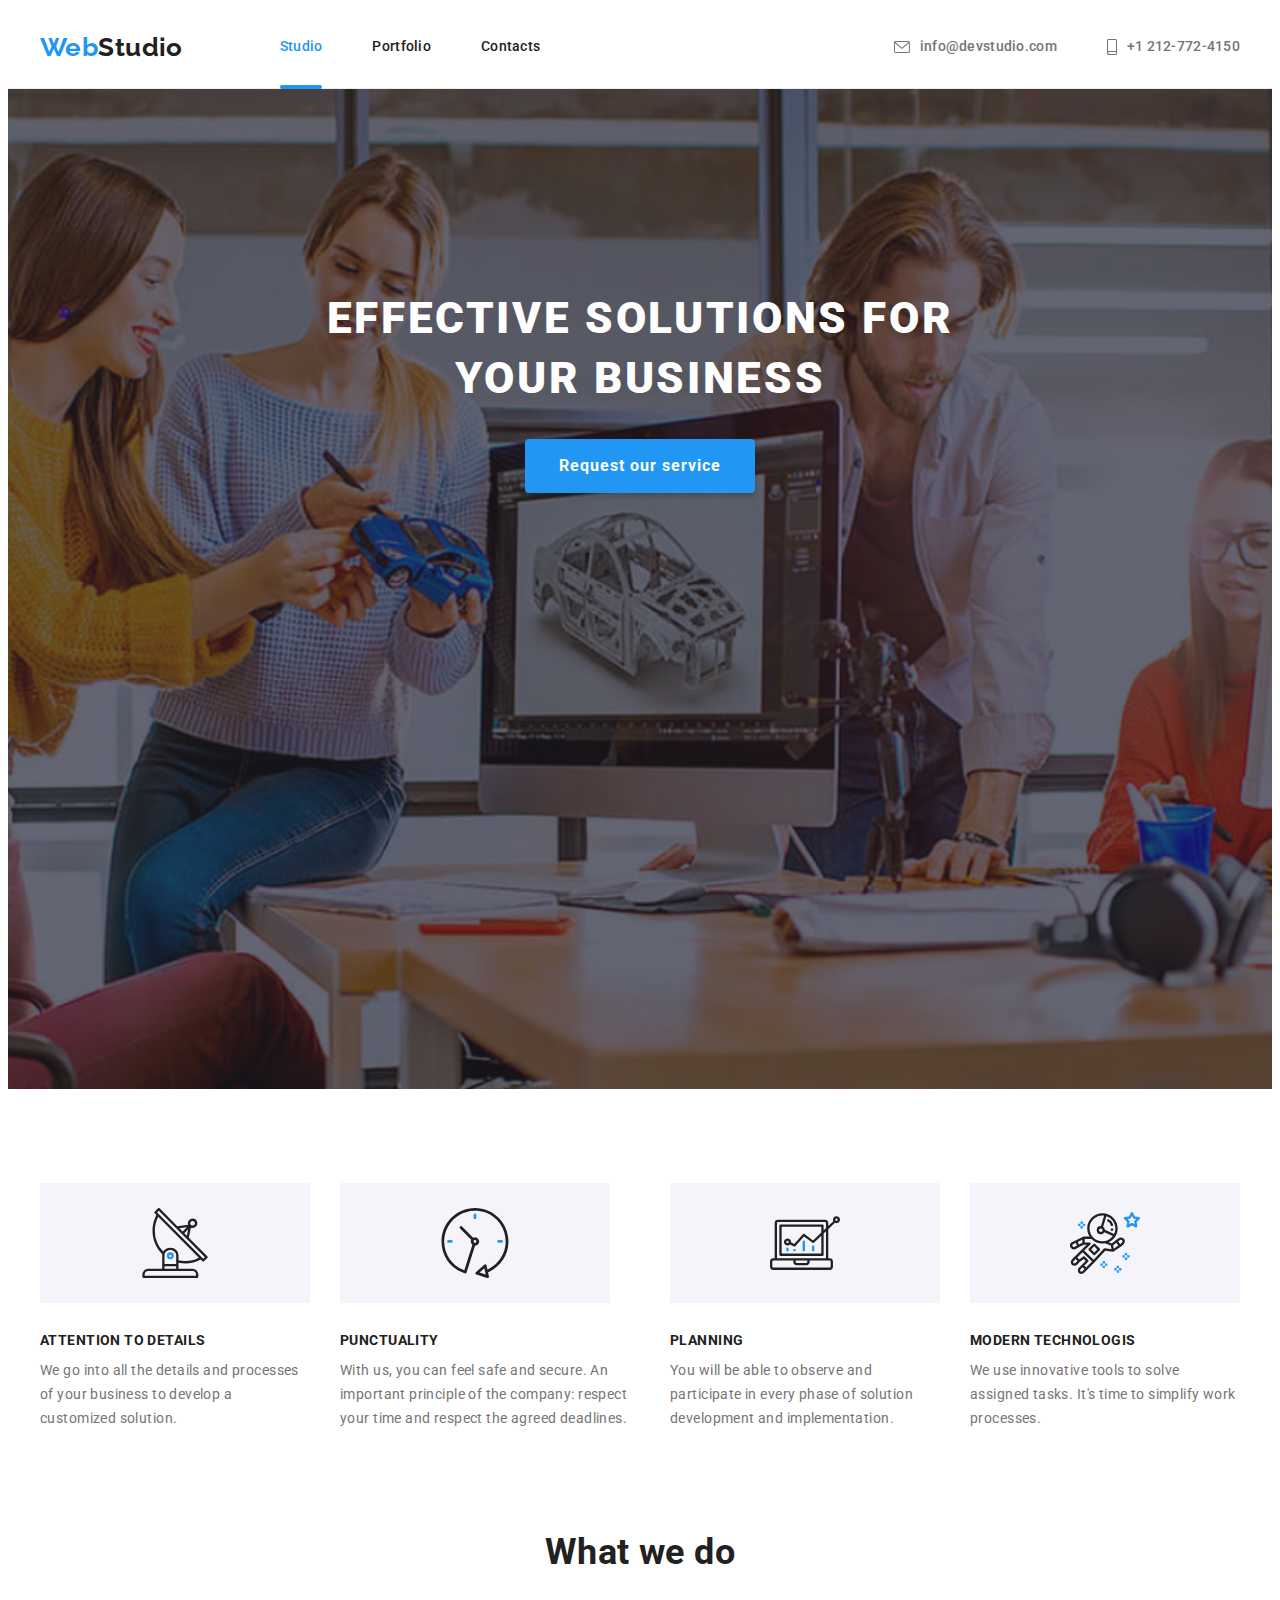
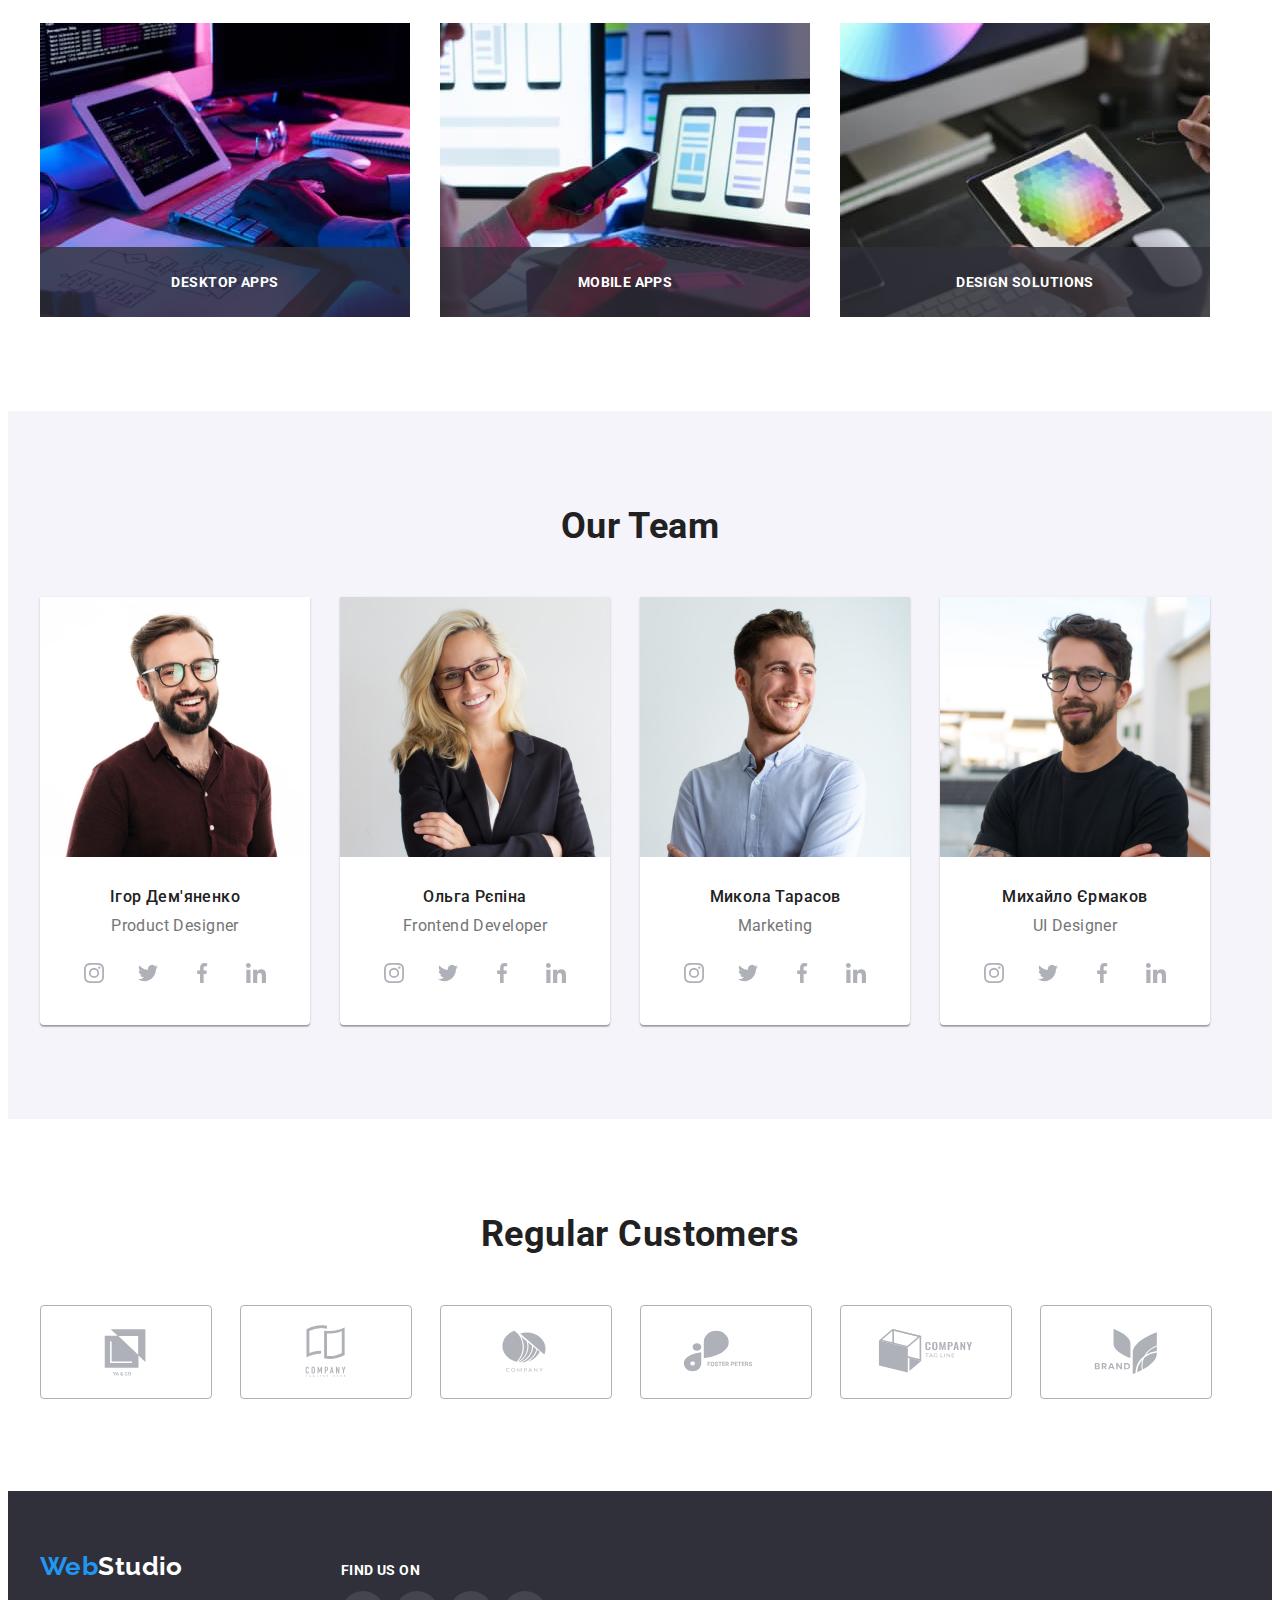
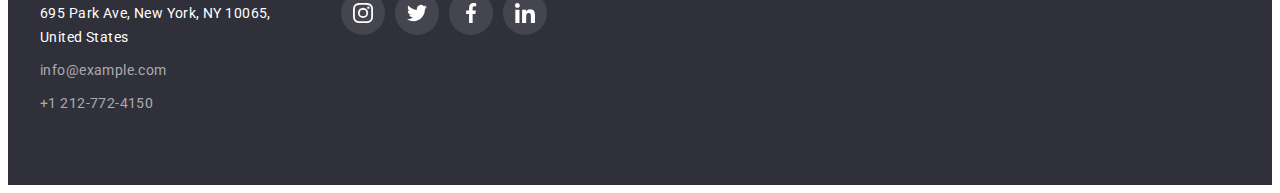
<file: index.html>
<!DOCTYPE html>
<html lang="en">
  <head>
    <meta charset="UTF-8" />
    <meta http-equiv="X-UA-Compatible" content="IE=edge" />
    <meta name="viewport" content="width=device-width, initial-scale=1.0" />
    <title>WebStudio</title>
    <link rel="preconnect" href="https://fonts.googleapis.com" />
    <link rel="preconnect" href="https://fonts.gstatic.com" crossorigin />
    <link
      href="https://fonts.googleapis.com/css2?family=Raleway:wght@700&family=Roboto:wght@400;500;700;900&display=swap"
      rel="stylesheet"
    />
    <link
      rel="stylesheet"
      href="https://cdnjs.cloudflare.com/ajax/libs/modern-normalize/1.1.0/modern-normalize.min.css"
      integrity="sha512-wpPYUAdjBVSE4KJnH1VR1HeZfpl1ub8YT/NKx4PuQ5NmX2tKuGu6U/JRp5y+Y8XG2tV+wKQpNHVUX03MfMFn9Q=="
      crossorigin="anonymous"
      referrerpolicy="no-referrer"
    />
    <link rel="stylesheet" href="./css/styles.css" />
  </head>
  <body>
    <header class="header">
      <div class="container flex-container">
        <nav class="site-nav">
          <a href="./index.html" class="logo"
            >Web<span class="studio">Studio</span></a
          >
          <ul class="nav-list">
            <li class="header-item">
              <a href="./index.html" class="link current">Studio</a>
            </li>
            <li class="header-item">
              <a href="./portfolio.html" class="link">Portfolio</a>
            </li>
            <li class="header-item"><a href="" class="link">Contacts</a></li>
          </ul>
        </nav>
        <div class="contacts-wrap">
          <ul class="lists flex-container">
            <li>
              <a href="mailto:info@devstudio.com" class="list-link mail">
                <svg class="mail-icon" width="16" height="12">
                  <use href="./images/sprite-svg.svg#icon-icon-envelope"></use>
                </svg>
                info@devstudio.com</a
              >
            </li>
            <li>
              <a href="tel:+12127724150" class="list-link">
                <svg class="list-link-icon" width="10" height="16">
                  <use
                    href="./images/sprite-svg.svg#icon-icon-smartphone"
                  ></use>
                </svg>
                +1 212-772-4150</a
              >
            </li>
          </ul>
        </div>
      </div>
    </header>
    <main>
      <section class="hero">
        <h1 class="title">Effective solutions for your business</h1>
        <button type="button" class="button-primary" data-modal-open>
          Request our service
        </button>
      </section>
      <section class="our-qualities">
        <div class="container">
          <h2 class="visually-hidden">Our qualities</h2>
          <ul class="lists flex-wrapper">
            <li class="section-item">
              <div class="icon-wrap">
                <svg class="section-icon" width="70" height="70">
                  <use href="./images/sprite-svg.svg#icon-icon-antenna"></use>
                </svg>
              </div>
              <h3 class="section-title">Attention to details</h3>
              <p class="text">
                We go into all the details and processes of your business to
                develop a customized solution.
              </p>
            </li>
            <li class="section-item">
              <div class="icon-wrap">
                <svg class="section-icon" width="70" height="70">
                  <use href="./images/sprite-svg.svg#icon-icon-clock"></use>
                </svg>
              </div>
              <h3 class="section-title">Punctuality</h3>
              <p class="text">
                With us, you can feel safe and secure. An important principle of
                the company: respect your time and respect the agreed deadlines.
              </p>
            </li>
            <li class="section-item">
              <div class="icon-wrap">
                <svg class="section-icon" width="70" height="70">
                  <use href="./images/sprite-svg.svg#icon-icon-diagram"></use>
                </svg>
              </div>
              <h3 class="section-title">Planning</h3>
              <p class="text">
                You will be able to observe and participate in every phase of
                solution development and implementation.
              </p>
            </li>
            <li class="section-item">
              <div class="icon-wrap">
                <svg class="section-icon" width="70" height="70">
                  <use href="./images/sprite-svg.svg#icon-icon-astronaut"></use>
                </svg>
              </div>
              <h3 class="section-title">Modern technologis</h3>
              <p class="text">
                We use innovative tools to solve assigned tasks. It's time to
                simplify work processes.
              </p>
            </li>
          </ul>
        </div>
      </section>
      <section class="work">
        <div class="container">
          <h2 class="work-title">What we do</h2>
          <ul class="lists flex-container">
            <li class="work-item">
              <img
                src="./images/typing.jpg"
                alt="typing"
                width="370"
                height="294"
              />
              <div class="works">
                <p class="works-item">desktop apps</p>
              </div>
            </li>
            <li class="work-item">
              <img
                src="./images/setting.jpg"
                alt="setting"
                width="370"
                height="294"
              />
              <div class="works">
                <p class="works-item">mobile apps</p>
              </div>
            </li>
            <li class="work-item">
              <img
                src="./images/coloring.jpg"
                alt="coloring"
                width="370"
                height="294"
              />
              <div class="works">
                <p class="works-item">design solutions</p>
              </div>
            </li>
          </ul>
        </div>
      </section>

      <section class="workers">
        <div class="container">
          <h2 class="workers-title">Our Team</h2>
          <ul class="lists flex-container">
            <li class="workers-item">
              <img
                src="./images/product-designer.jpg"
                alt="product designer"
                width="270"
                height="260"
              />
              <div class="social-wrap">
                <h3 lang="uk" class="subtitle">Ігор Дем'яненко</h3>
                <p class="subtitle-text">Product Designer</p>
                <ul class="social-list">
                  <li class="social-item">
                    <a class="social-link" href="">
                      <svg class="social-icon" width="20" height="20">
                        <use
                          href="./images/sprite-svg.svg#icon-icon-instagram"
                        ></use>
                      </svg>
                    </a>
                  </li>
                  <li class="social-item">
                    <a class="social-link" href="">
                      <svg class="social-icon" width="20" height="20">
                        <use
                          href="./images/sprite-svg.svg#icon-icon-twitter"
                        ></use>
                      </svg>
                    </a>
                  </li>
                  <li class="social-item">
                    <a class="social-link" href="">
                      <svg class="social-icon" width="20" height="20">
                        <use
                          href="./images/sprite-svg.svg#icon-icon-facebook"
                        ></use>
                      </svg>
                    </a>
                  </li>
                  <li class="social-item">
                    <a class="social-link" href="">
                      <svg class="social-icon" width="20" height="20">
                        <use
                          href="./images/sprite-svg.svg#icon-icon-linkedin"
                        ></use>
                      </svg>
                    </a>
                  </li>
                </ul>
              </div>
            </li>
            <li class="workers-item">
              <img
                src="./images/frontend-developer.jpg"
                alt="frontend developer"
                width="270"
                height="260"
              />
              <div class="social-wrap">
                <h3 lang="uk" class="subtitle">Ольга Рєпіна</h3>
                <p class="subtitle-text">Frontend Developer</p>
                <ul class="social-list">
                  <li class="social-item">
                    <a class="social-link" href="">
                      <svg class="social-icon" width="20" height="20">
                        <use
                          href="./images/sprite-svg.svg#icon-icon-instagram"
                        ></use>
                      </svg>
                    </a>
                  </li>
                  <li class="social-item">
                    <a class="social-link" href="">
                      <svg class="social-icon" width="20" height="20">
                        <use
                          href="./images/sprite-svg.svg#icon-icon-twitter"
                        ></use>
                      </svg>
                    </a>
                  </li>
                  <li class="social-item">
                    <a class="social-link" href="">
                      <svg class="social-icon" width="20" height="20">
                        <use
                          href="./images/sprite-svg.svg#icon-icon-facebook"
                        ></use>
                      </svg>
                    </a>
                  </li>
                  <li class="social-item">
                    <a class="social-link" href="">
                      <svg class="social-icon" width="20" height="20">
                        <use
                          href="./images/sprite-svg.svg#icon-icon-linkedin"
                        ></use>
                      </svg>
                    </a>
                  </li>
                </ul>
              </div>
            </li>
            <li class="workers-item">
              <img
                src="./images/marketing.jpg"
                alt="marketing"
                width="270"
                height="260"
              />
              <div class="social-wrap">
                <h3 lang="uk" class="subtitle">Микола Тарасов</h3>
                <p class="subtitle-text">Marketing</p>
                <ul class="social-list">
                  <li class="social-item">
                    <a class="social-link" href="">
                      <svg class="social-icon" width="20" height="20">
                        <use
                          href="./images/sprite-svg.svg#icon-icon-instagram"
                        ></use>
                      </svg>
                    </a>
                  </li>
                  <li class="social-item">
                    <a class="social-link" href="">
                      <svg class="social-icon" width="20" height="20">
                        <use
                          href="./images/sprite-svg.svg#icon-icon-twitter"
                        ></use>
                      </svg>
                    </a>
                  </li>
                  <li class="social-item">
                    <a class="social-link" href="">
                      <svg class="social-icon" width="20" height="20">
                        <use
                          href="./images/sprite-svg.svg#icon-icon-facebook"
                        ></use>
                      </svg>
                    </a>
                  </li>
                  <li class="social-item">
                    <a class="social-link" href="">
                      <svg class="social-icon" width="20" height="20">
                        <use
                          href="./images/sprite-svg.svg#icon-icon-linkedin"
                        ></use>
                      </svg>
                    </a>
                  </li>
                </ul>
              </div>
            </li>
            <li class="workers-item">
              <img
                src="./images/ui-designer.jpg"
                alt="ui designer"
                width="270"
                height="260"
              />
              <div class="social-wrap">
                <h3 lang="uk" class="subtitle">Михайло Єрмаков</h3>
                <p class="subtitle-text">UI Designer</p>
                <ul class="social-list">
                  <li class="social-item">
                    <a class="social-link" href="">
                      <svg class="social-icon" width="20" height="20">
                        <use
                          href="./images/sprite-svg.svg#icon-icon-instagram"
                        ></use>
                      </svg>
                    </a>
                  </li>
                  <li class="social-item">
                    <a class="social-link" href="">
                      <svg class="social-icon" width="20" height="20">
                        <use
                          href="./images/sprite-svg.svg#icon-icon-twitter"
                        ></use>
                      </svg>
                    </a>
                  </li>
                  <li class="social-item">
                    <a class="social-link" href="">
                      <svg class="social-icon" width="20" height="20">
                        <use
                          href="./images/sprite-svg.svg#icon-icon-facebook"
                        ></use>
                      </svg>
                    </a>
                  </li>
                  <li class="social-item">
                    <a class="social-link" href="">
                      <svg class="social-icon" width="20" height="20">
                        <use
                          href="./images/sprite-svg.svg#icon-icon-linkedin"
                        ></use>
                      </svg>
                    </a>
                  </li>
                </ul>
              </div>
            </li>
          </ul>
        </div>
      </section>
      <section class="customers">
        <div class="container">
          <h2 class="customers-title">Regular Customers</h2>
          <ul class="customers-list">
            <li class="customers-item">
              <a class="customers-link" href=""
                ><svg class="customers-icon" width="106" height="60">
                  <use
                    href="./images/sprite-svg.svg#icon-icon-brand-first"
                  ></use></svg
              ></a>
            </li>
            <li class="customers-item">
              <a class="customers-link" href=""
                ><svg class="customers-icon" width="106" height="60">
                  <use
                    href="./images/sprite-svg.svg#icon-icon-brand-second"
                  ></use></svg
              ></a>
            </li>
            <li class="customers-item">
              <a class="customers-link" href=""
                ><svg class="customers-icon" width="106" height="60">
                  <use
                    href="./images/sprite-svg.svg#icon-icon-brand-third"
                  ></use></svg
              ></a>
            </li>
            <li class="customers-item">
              <a class="customers-link" href=""
                ><svg class="customers-icon" width="106" height="60">
                  <use
                    href="./images/sprite-svg.svg#icon-icon-brand-fourth"
                  ></use></svg
              ></a>
            </li>
            <li class="customers-item">
              <a class="customers-link" href=""
                ><svg class="customers-icon" width="106" height="60">
                  <use
                    href="./images/sprite-svg.svg#icon-icon-brand-fifth"
                  ></use></svg
              ></a>
            </li>
            <li class="customers-item">
              <a class="customers-link" href=""
                ><svg class="customers-icon" width="106" height="60">
                  <use
                    href="./images/sprite-svg.svg#icon-icon-brand-sixth"
                  ></use></svg
              ></a>
            </li>
          </ul>
        </div>
      </section>
    </main>
    <footer class="footer">
      <div class="container footer-container">
        <div>
          <a href="./index.html" class="logo-footer"
            >Web<span class="logo-studio">Studio</span></a
          >
          <address>
            <ul class="lists">
              <li>
                <a
                  href="https://goo.gl/maps/N6QWvGhrMjkVAGEb9"
                  target="_blank"
                  rel="noopener noreferrer nofollow"
                  class="link-place"
                  >695 Park Ave, New York, NY 10065,<br />
                  United States</a
                >
              </li>
              <li>
                <a href="mailto:info@example.com" class="link-adress"
                  >info@example.com</a
                >
              </li>
              <li>
                <a href="tel:+12127724150" class="link-adress"
                  >+1 212-772-4150
                </a>
              </li>
            </ul>
          </address>
        </div>
        <div class="footer-wrap">
          <p class="subtitle-text">find us on</p>
          <ul class="social-list-footer">
            <li class="social-item-footer">
              <a class="social-link-footer" href=""
                ><svg class="social-icon-footer" width="20" height="20">
                  <use
                    href="./images/sprite-svg.svg#icon-icon-instagram"
                  ></use></svg
              ></a>
            </li>
            <li class="social-item-footer">
              <a class="social-link-footer" href=""
                ><svg class="social-icon-footer" width="20" height="20">
                  <use
                    href="./images/sprite-svg.svg#icon-icon-twitter"
                  ></use></svg
              ></a>
            </li>
            <li class="social-item-footer">
              <a class="social-link-footer" href=""
                ><svg class="social-icon-footer" width="20" height="20">
                  <use
                    href="./images/sprite-svg.svg#icon-icon-facebook"
                  ></use></svg
              ></a>
            </li>
            <li class="social-item-footer">
              <a class="social-link-footer" href=""
                ><svg class="social-icon-footer" width="20" height="20">
                  <use
                    href="./images/sprite-svg.svg#icon-icon-linkedin"
                  ></use></svg
              ></a>
            </li>
          </ul>
        </div>
      </div>
    </footer>
    <div class="backdrop is-hidden" data-modal>
      <div class="modal">
        <button type="button" class="close-button" data-modal-close>
          <svg class="icon-close" width="18" height="18">
            <use href="./images/sprite-svg.svg#icon-close"></use>
          </svg>
        </button>
      </div>
    </div>
    <script src="./js/modal.js"></script>
  </body>
</html>
</file>
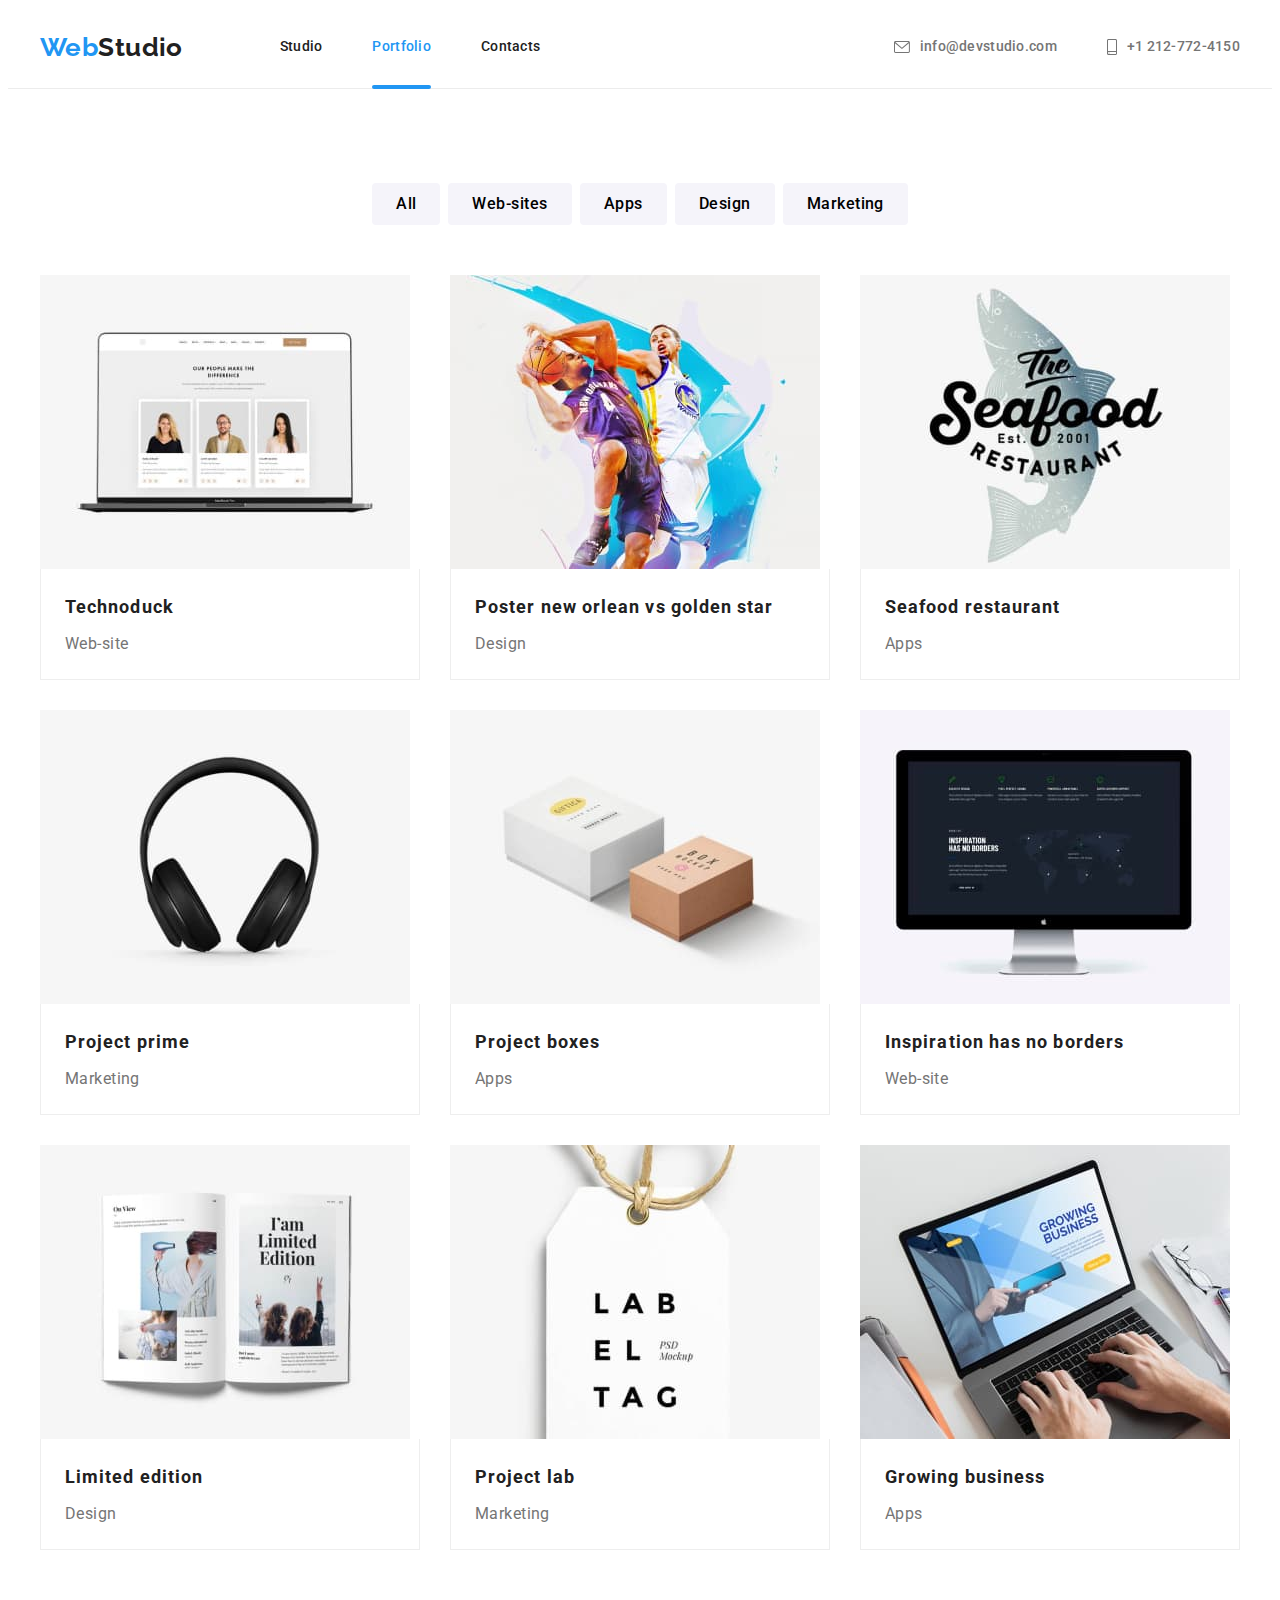
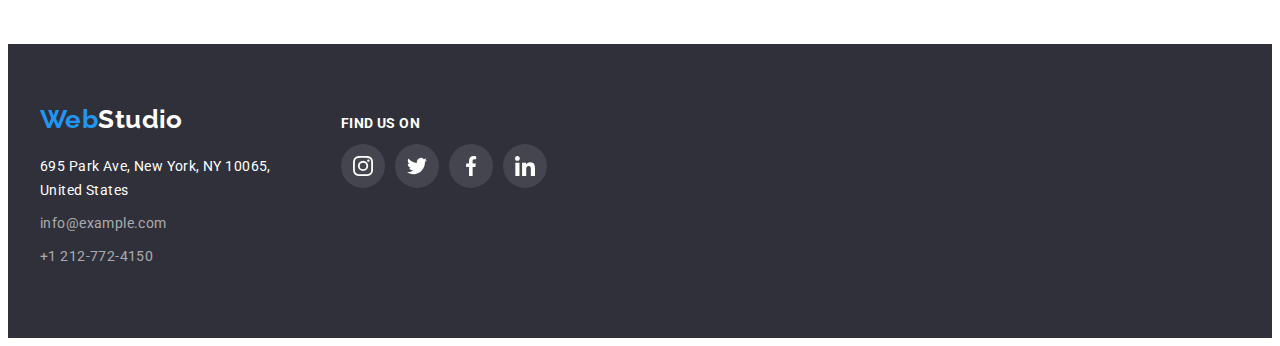
<file: portfolio.html>
<!DOCTYPE html>
<html lang="en">
  <head>
    <meta charset="UTF-8" />
    <meta http-equiv="X-UA-Compatible" content="IE=edge" />
    <meta name="viewport" content="width=device-width, initial-scale=1.0" />
    <title>Potfolio</title>
    <link rel="preconnect" href="https://fonts.googleapis.com" />
    <link rel="preconnect" href="https://fonts.gstatic.com" crossorigin />
    <link
      href="https://fonts.googleapis.com/css2?family=Raleway:wght@700&family=Roboto:wght@400;500;700;900&display=swap"
      rel="stylesheet"
    />
    <link
      rel="stylesheet"
      href="https://cdnjs.cloudflare.com/ajax/libs/modern-normalize/1.1.0/modern-normalize.min.css"
      integrity="sha512-wpPYUAdjBVSE4KJnH1VR1HeZfpl1ub8YT/NKx4PuQ5NmX2tKuGu6U/JRp5y+Y8XG2tV+wKQpNHVUX03MfMFn9Q=="
      crossorigin="anonymous"
      referrerpolicy="no-referrer"
    />
    <link rel="stylesheet" href="./css/styles.css" />
  </head>
  <body>
    <header class="header">
      <div class="container flex-container">
        <nav class="site-nav">
          <a href="./index.html" class="logo"
            >Web<span class="studio">Studio</span></a
          >
          <ul class="nav-list">
            <li class="header-item">
              <a href="./index.html" class="link">Studio</a>
            </li>
            <li class="header-item">
              <a href="./portfolio.html" class="link current">Portfolio</a>
            </li>
            <li class="header-item"><a href="" class="link">Contacts</a></li>
          </ul>
        </nav>
        <div class="contacts-wrap">
          <ul class="lists flex-container">
            <li>
              <a href="mailto:info@devstudio.com" class="list-link mail">
                <svg class="mail-icon" width="16" height="12">
                  <use href="./images/sprite-svg.svg#icon-icon-envelope"></use>
                </svg>
                info@devstudio.com</a
              >
            </li>
            <li>
              <a href="tel:+12127724150" class="list-link">
                <svg class="list-link-icon" width="10" height="16">
                  <use
                    href="./images/sprite-svg.svg#icon-icon-smartphone"
                  ></use>
                </svg>
                +1 212-772-4150</a
              >
            </li>
          </ul>
        </div>
      </div>
    </header>
    <main>
      <section class="portfolio">
        <div class="container">
          <h1 class="visually-hidden">Portfolio</h1>
          <ul class="lists portfolio-button">
            <li class="portfolio-btn">
              <button type="button" class="button-secondary">All</button>
            </li>
            <li class="portfolio-btn">
              <button type="button" class="button-secondary">Web-sites</button>
            </li>
            <li class="portfolio-btn">
              <button type="button" class="button-secondary">Apps</button>
            </li>
            <li class="portfolio-btn">
              <button type="button" class="button-secondary">Design</button>
            </li>
            <li class="portfolio-btn">
              <button type="button" class="button-secondary">Marketing</button>
            </li>
          </ul>
          <ul class="lists portfolio-work">
            <li class="portfolio-item">
              <a href="" class="portfolio-link">
                <div class="portfolio-wrapper">
                  <img
                    src="./images/technoduck.jpg"
                    alt="technoduck"
                    width="370"
                  />
                  <p class="portfolio-text">
                    Technoduck is a state-of-the-art coronavirus distribution
                    platform. Companies use this platform for digital espionage
                    and attacks on competitors' secure servers.
                  </p>
                </div>
                <div class="portfolio-content">
                  <h2 class="portfolio-title">Technoduck</h2>
                  <p class="portfolio-title-text">Web-site</p>
                </div>
              </a>
            </li>
            <li class="portfolio-item">
              <a href="" class="portfolio-link">
                <div class="portfolio-wrapper">
                  <img src="./images/poster.jpg" alt="poster" width="370" />
                  <p class="portfolio-text">
                    Technoduck is a state-of-the-art coronavirus distribution
                    platform. Companies use this platform for digital espionage
                    and attacks on competitors' secure servers.
                  </p>
                </div>
                <div class="portfolio-content">
                  <h2 class="portfolio-title">
                    Poster new orlean vs golden star
                  </h2>
                  <p class="portfolio-title-text">Design</p>
                </div>
              </a>
            </li>
            <li class="portfolio-item">
              <a href="" class="portfolio-link">
                <div class="portfolio-wrapper">
                  <img src="./images/seafood.jpg" alt="seafood" width="370" />
                  <p class="portfolio-text">
                    Technoduck is a state-of-the-art coronavirus distribution
                    platform. Companies use this platform for digital espionage
                    and attacks on competitors' secure servers.
                  </p>
                </div>
                <div class="portfolio-content">
                  <h2 class="portfolio-title">Seafood restaurant</h2>
                  <p class="portfolio-title-text">Apps</p>
                </div>
              </a>
            </li>
            <li class="portfolio-item">
              <a href="" class="portfolio-link">
                <div class="portfolio-wrapper">
                  <img src="./images/project.jpg" alt="project" width="370" />
                  <p class="portfolio-text">
                    Technoduck is a state-of-the-art coronavirus distribution
                    platform. Companies use this platform for digital espionage
                    and attacks on competitors' secure servers.
                  </p>
                </div>
                <div class="portfolio-content">
                  <h2 class="portfolio-title">Project prime</h2>
                  <p class="portfolio-title-text">Marketing</p>
                </div>
              </a>
            </li>
            <li class="portfolio-item">
              <a href="" class="portfolio-link">
                <div class="portfolio-wrapper">
                  <img
                    src="./images/project-boxes.jpg"
                    alt="project-boxes"
                    width="370"
                  />
                  <p class="portfolio-text">
                    Technoduck is a state-of-the-art coronavirus distribution
                    platform. Companies use this platform for digital espionage
                    and attacks on competitors' secure servers.
                  </p>
                </div>
                <div class="portfolio-content">
                  <h2 class="portfolio-title">Project boxes</h2>
                  <p class="portfolio-title-text">Apps</p>
                </div>
              </a>
            </li>
            <li class="portfolio-item">
              <a href="" class="portfolio-link">
                <div class="portfolio-wrapper">
                  <img
                    src="./images/inspiration.jpg"
                    alt="inspiration"
                    width="370"
                  />
                  <p class="portfolio-text">
                    Technoduck is a state-of-the-art coronavirus distribution
                    platform. Companies use this platform for digital espionage
                    and attacks on competitors' secure servers.
                  </p>
                </div>
                <div class="portfolio-content">
                  <h2 class="portfolio-title">Inspiration has no borders</h2>
                  <p class="portfolio-title-text">Web-site</p>
                </div>
              </a>
            </li>
            <li class="portfolio-item">
              <a href="" class="portfolio-link">
                <div class="portfolio-wrapper">
                  <img src="./images/limited.jpg" alt="limited" width="370" />
                  <p class="portfolio-text">
                    Technoduck is a state-of-the-art coronavirus distribution
                    platform. Companies use this platform for digital espionage
                    and attacks on competitors' secure servers.
                  </p>
                </div>
                <div class="portfolio-content">
                  <h2 class="portfolio-title">Limited edition</h2>
                  <p class="portfolio-title-text">Design</p>
                </div>
              </a>
            </li>
            <li class="portfolio-item">
              <a href="" class="portfolio-link">
                <div class="portfolio-wrapper">
                  <img
                    src="./images/project-lab.jpg"
                    alt="project-lab"
                    width="370"
                  />
                  <p class="portfolio-text">
                    Technoduck is a state-of-the-art coronavirus distribution
                    platform. Companies use this platform for digital espionage
                    and attacks on competitors' secure servers.
                  </p>
                </div>
                <div class="portfolio-content">
                  <h2 class="portfolio-title">Project lab</h2>
                  <p class="portfolio-title-text">Marketing</p>
                </div>
              </a>
            </li>
            <li class="portfolio-item">
              <a href="" class="portfolio-link">
                <div class="portfolio-wrapper">
                  <img src="./images/growing.jpg" alt="growing" width="370" />
                  <p class="portfolio-text">
                    Technoduck is a state-of-the-art coronavirus distribution
                    platform. Companies use this platform for digital espionage
                    and attacks on competitors' secure servers.
                  </p>
                </div>
                <div class="portfolio-content">
                  <h2 class="portfolio-title">Growing business</h2>
                  <p class="portfolio-title-text">Apps</p>
                </div>
              </a>
            </li>
          </ul>
        </div>
      </section>
    </main>
    <footer class="footer">
      <div class="container footer-container">
        <div>
          <a href="./index.html" class="logo-footer"
            >Web<span class="logo-studio">Studio</span></a
          >
          <address>
            <ul class="lists">
              <li>
                <a
                  href="https://goo.gl/maps/N6QWvGhrMjkVAGEb9"
                  target="_blank"
                  rel="noopener noreferrer nofollow"
                  class="link-place"
                  >695 Park Ave, New York, NY 10065,<br />
                  United States</a
                >
              </li>
              <li>
                <a href="mailto:info@example.com" class="link-adress"
                  >info@example.com</a
                >
              </li>
              <li>
                <a href="tel:+12127724150" class="link-adress"
                  >+1 212-772-4150
                </a>
              </li>
            </ul>
          </address>
        </div>
        <div class="footer-wrap">
          <p class="subtitle-text">find us on</p>
          <ul class="social-list-footer">
            <li class="social-item-footer">
              <a class="social-link-footer" href=""
                ><svg class="social-icon-footer" width="20" height="20">
                  <use
                    href="./images/sprite-svg.svg#icon-icon-instagram"
                  ></use></svg
              ></a>
            </li>
            <li class="social-item-footer">
              <a class="social-link-footer" href=""
                ><svg class="social-icon-footer" width="20" height="20">
                  <use
                    href="./images/sprite-svg.svg#icon-icon-twitter"
                  ></use></svg
              ></a>
            </li>
            <li class="social-item-footer">
              <a class="social-link-footer" href=""
                ><svg class="social-icon-footer" width="20" height="20">
                  <use
                    href="./images/sprite-svg.svg#icon-icon-facebook"
                  ></use></svg
              ></a>
            </li>
            <li class="social-item-footer">
              <a class="social-link-footer" href=""
                ><svg class="social-icon-footer" width="20" height="20">
                  <use
                    href="./images/sprite-svg.svg#icon-icon-linkedin"
                  ></use></svg
              ></a>
            </li>
          </ul>
        </div>
      </div>
    </footer>
  </body>
</html>
</file>
<file: css/styles.css>
/*--------------------------------------------Variables--------------------------------------------*/
:root {
  --primary-text-color: #757575;
  --title-text-color: #212121;
  --accent-color: #2196f3;
  --background-color: #ffffff;
  --secondary-title-color: #fefefe;
  --place-color: rgba(255, 255, 255, 0.6);
}
/* * {
outline: 1px solid red;
} */

h1,
h2,
h3,
h4,
h5,
h6,
p,
ul {
  margin: 0;
}
ul {
  padding-left: 0;
}

img {
  display: block;
}
.container {
  width: 1200px;
  margin: 0 auto;
  padding-left: 15px;
  padding-right: 15px;
}
body {
  background-color: var(--background-color);
  color: var(--primary-text-color);
  font-family: "Roboto", sans-serif;
  letter-spacing: 0.03em;
  font-size: 14px;
}
/*------------------------------------------------header-------------------------------------------*/
.logo {
  font-family: "Raleway", sans-serif;
  font-weight: 700;
  font-size: 26px;
  line-height: 1.19;
  color: var(--accent-color);
  text-decoration: none;
  margin-right: 97px;
}
.header {
  padding-top: 24px;
  padding-bottom: 25px;
  border-bottom: 1px solid #ececec;
}
.flex-container {
  display: flex;
  align-items: center;
}

.contacts-wrap {
  margin-left: auto;
}
.adress-link {
  display: flex;
  flex-wrap: nowrap;
}

.header-item:not(:first-child) {
  margin-left: 50px;
}

.studio {
  color: var(--title-text-color);
}
.nav-list {
  list-style: none;
  display: flex;
  align-items: center;
  justify-content: center;
}
.site-nav {
  display: flex;
}

.site-nav .link {
  font-weight: 500;
  letter-spacing: 0.02em;
  color: var(--title-text-color);
  text-decoration: none;
  line-height: 1.14;
  display: block;
  padding: 5px 0;
  transition-property: color;
  transition-duration: 250ms;
  transition-timing-function: cubic-bezier(0.4, 0, 0.2, 1);
}
.site-nav .link:hover,
.site-nav .link:focus {
  color: var(--accent-color);
}
.site-nav .link.current {
  color: var(--accent-color);
  position: relative;
}

.current::after {
  content: "";
  position: absolute;
  bottom: -29px;
  left: 0;
  width: 100%;
  height: 4px;
  background-color: var(--accent-color);
  border-radius: 2px;
}

.lists {
  list-style: none;
}
.list-link {
  font-weight: 500;
  line-height: 1.14;
  letter-spacing: 0.02em;
  color: var(--primary-text-color);
  text-decoration: none;
  display: flex;
  justify-content: center;
  align-items: center;
  transition-property: color;
  transition-duration: 250ms;
  transition-timing-function: cubic-bezier(0.4, 0, 0.2, 1);
}
.mail {
  margin-right: 50px;
}

.list-link:hover,
.list-link:focus {
  color: var(--accent-color);
}
.mail-icon {
  fill: currentColor;
  margin-right: 10px;
  transition-property: fill;
  transition-duration: 250ms;
  transition-timing-function: cubic-bezier(0.4, 0, 0.2, 1);
}
.list-link:hover > svg,
.list-link:focus > svg {
  fill: var(--accent-color);
}
.list-link-icon {
  fill: currentColor;
  margin-right: 10px;
  transition-property: fill;
  transition-duration: 250ms;
  transition-timing-function: cubic-bezier(0.4, 0, 0.2, 1);
}

/*----------------------------------------------main Webstudio---------------------------------------------*/
.hero {
  background-color: #2f303a;
  max-width: 1600px;
  height: 600px;
  padding-top: 200px;
  padding-bottom: 200px;
  background-image: linear-gradient(
      rgba(47, 48, 58, 0.4),
      rgba(47, 48, 58, 0.4)
    ),
    url(../images/bg.jpg);
  background-repeat: no-repeat;
  background-position: center;
  background-size: cover;
  margin: 0 auto;
}
.hero .title {
  font-weight: 900;
  font-size: 44px;
  line-height: 1.36;
  text-align: center;
  letter-spacing: 0.06em;
  text-transform: uppercase;
  color: var(--secondary-title-color);
  margin: 0 auto;
  max-width: 696px;
  margin-bottom: 30px;
}
.hero .button-primary {
  display: block;
  font-family: inherit;
  font-weight: 700;
  font-size: 16px;
  line-height: 1.88;
  text-align: center;
  letter-spacing: 0.06em;
  background-color: var(--accent-color);
  color: var(--secondary-title-color);
  border-radius: 4px;
  border-color: transparent;
  cursor: pointer;
  padding: 10px 32px 10px 32px;
  margin: 0 auto;
  box-shadow: 0px 4px 4px rgba(0, 0, 0, 0.15);
  transition: background-color 250ms cubic-bezier(0.4, 0, 0.2, 1),
    box-shadow 250ms cubic-bezier(0.4, 0, 0.2, 1);
}
.button-primary:hover,
.button-primary:focus {
  background-color: #188ce8;
  box-shadow: 0px 4px 4px rgba(0, 0, 0, 0.15);
}
.visually-hidden {
  position: absolute;
  width: 1px;
  height: 1px;
  margin: -1px;
  border: 0;
  padding: 0;

  white-space: nowrap;
  clip-path: inset(100%);
  clip: rect(0 0 0 0);
  overflow: hidden;
}
.our-qualities {
  padding-top: 94px;
  padding-bottom: 50px;
}

.icon-wrap {
  width: 270px;
  height: 120px;
  background-color: #f5f4fa;
  display: flex;
  align-items: center;
  justify-content: center;
  margin-bottom: 30px;
}

.icon-wrap:not(:first-child) {
  margin-left: 30px;
}

.flex-wrapper {
  display: flex;
}
.section-item {
  flex-basis: calc((100%-90px) / 4);
}
.section-item:not(:first-child) {
  margin-left: 30px;
}

.section-title {
  font-size: 14px;
  font-weight: 700;
  text-transform: uppercase;
  color: var(--title-text-color);
  line-height: 1.14;
  margin-bottom: 10px;
  letter-spacing: 0.03em;
}
.text {
  line-height: 1.71;
  letter-spacing: 0.03em;
}
.work {
  padding-top: 50px;
  padding-bottom: 94px;
}
.work-title,
.workers-title,
.customers-title {
  font-weight: 700;
  font-size: 36px;
  line-height: 1.17;
  text-align: center;
  margin-bottom: 50px;

  color: var(--title-text-color);
}

.work-item:not(:first-child) {
  margin-left: 30px;
}
.work-item {
  position: relative;
}
.works {
  width: 370px;
  height: 70px;
  background-color: rgba(47, 48, 58, 0.8);
  position: absolute;
  bottom: 0;
  display: flex;
  justify-content: center;
  align-items: center;
}
.works-item {
  font-weight: 700;
  letter-spacing: 0.03em;
  text-transform: uppercase;
  color: rgba(255, 255, 255, 1);
}

.workers {
  background-color: #f5f4fa;
  padding-top: 94px;
  padding-bottom: 94px;
}
.workers-item {
  background-color: var(--background-color);
  box-shadow: 0px 1px 3px rgba(0, 0, 0, 0.12), 0px 1px 1px rgba(0, 0, 0, 0.14),
    0px 2px 1px rgba(0, 0, 0, 0.2);
  border-radius: 0px 0px 4px 4px;
}

.workers-item:not(:first-child) {
  margin-left: 30px;
}

.workers .subtitle {
  font-weight: 500;
  font-size: 16px;
  line-height: 1.19;
  text-align: center;
  color: var(--title-text-color);
  margin-top: 30px;
  margin-bottom: 10px;
}
.workers .subtitle-text {
  font-size: 16px;
  line-height: 1.19;
  text-align: center;
}
.social-list {
  display: flex;
  align-items: center;
  justify-content: center;
  margin-top: 16px;
  margin-bottom: 30px;
}
.social-item {
  list-style: none;
  width: 44px;
  height: 44px;
}
.social-icon {
  fill: #afb1b8;
}

.social-item:not(:first-child) {
  margin-left: 10px;
}
.social-link {
  width: 100%;
  height: 100%;
  display: flex;
  justify-content: center;
  align-items: center;
  border-radius: 50%;
  color: #afb1b8;
  transition: background-color 250ms cubic-bezier(0.4, 0, 0.2, 1),
    color 250ms cubic-bezier(0.4, 0, 0.2, 1);
}
.social-icon {
  fill: currentColor;
}
.social-link:hover,
.social-link:focus {
  background-color: var(--accent-color);
  color: var(--background-color);
}
/* .social-link:hover, .social-link:focus {
  background-color: var(--accent-color);
}
.social-link:hover>.social-icon,
.social-link:focus>.social-icon {
  fill: var(--background-color);
} */
.social-wrap {
  background-position: center;
}
.customers {
  padding-top: 94px;
  padding-bottom: 94px;
}
.customers-list {
  list-style: none;
  display: flex;
}
.customers-link {
  width: 100%;
  height: 100%;
  display: flex;
  align-items: center;
  justify-content: center;
  border: 1px solid #afb1b8;
  border-radius: 4px;
  color: #afb1b8;
  transition: background-color 250ms cubic-bezier(0.4, 0, 0.2, 1),
    color 250ms cubic-bezier(0.4, 0, 0.2, 1),
    border-color 250ms cubic-bezier(0.4, 0, 0.2, 1);
}
.customers-item {
  width: 170px;
  height: 92px;
}
.customers-icon {
  fill: currentColor;
}
.customers-link:hover,
.customers-link:focus {
  background-color: var(--background-color);
  color: var(--accent-color);
  border-color: var(--accent-color);
}
.customers-item:not(:first-child) {
  margin-left: 30px;
}
/*---------------------------------------------main potfolio-------------------------------------*/

.portfolio {
  padding-top: 94px;
  padding-bottom: 94px;
}
.portfolio-button {
  display: flex;
  justify-content: center;
  margin-bottom: 50px;
}
.portfolio-btn:not(:last-child) {
  margin-right: 8px;
}

.button-secondary {
  font-family: inherit;
  font-weight: 500;
  font-size: 16px;
  line-height: 1.62;
  letter-spacing: 0.03em;
  background-color: #f5f4fa;
  border-radius: 4px;
  border-color: transparent;
  padding: 6px 22px 6px 22px;
  transition: background-color 250ms cubic-bezier(0.4, 0, 0.2, 1),
    color 250ms cubic-bezier(0.4, 0, 0.2, 1),
    box-shadow 250ms cubic-bezier(0.4, 0, 0.2, 1);
}

.button-secondary:hover,
.button-secondary:focus {
  background-color: var(--accent-color);
  color: var(--secondary-title-color);
  cursor: pointer;
  box-shadow: 0px 3px 1px rgba(0, 0, 0, 0.1), 0px 1px 2px rgba(0, 0, 0, 0.08),
    0px 2px 2px rgba(0, 0, 0, 0.12);
}
.portfolio-link {
  text-decoration: none;
  display: block;
  transition: box-shadow 250ms cubic-bezier(0.4, 0, 0.2, 1);
}
.portfolio-wrapper {
  position: relative;
  overflow: hidden;
}

.portfolio-text {
  font-size: 18px;
  line-height: 1.56;
  letter-spacing: 0.03em;
  color: var(--background-color);
  padding: 63px 24px 63px 24px;
  position: absolute;
  top: 0;
  left: 0;
  width: 100%;
  height: 100%;
  transform: translateY(100%);
  background-color: rgba(33, 150, 243, 0.9);
  transition: transform 250ms cubic-bezier(0.4, 0, 0.2, 1);
}

.portfolio-link:hover,
.portfolio-link:focus {
  box-shadow: 0px 1px 1px rgba(0, 0, 0, 0.12), 0px 4px 4px rgba(0, 0, 0, 0.06),
    1px 4px 6px rgba(0, 0, 0, 0.16);
}

.portfolio-work {
  display: flex;
  flex-wrap: wrap;
}

.portfolio-item {
  width: calc((100% - 60px) / 3);
  margin-right: 30px;
  margin-bottom: 30px;
}
.portfolio-item:hover .portfolio-text,
.portfolio-item:focus .portfolio-text {
  transform: translateY(0);
}
.portfolio-item:nth-child(3n) {
  margin-right: 0;
}
.portfolio-item:nth-last-child(-n + 3) {
  margin-bottom: 0;
}

.portfolio-content {
  padding: 20px 24px 20px 24px;
  border: 1px solid #eeeeee;
  border-top: none;
}
.portfolio-title {
  font-weight: 700;
  font-size: 18px;
  line-height: 2;
  letter-spacing: 0.06em;
  color: var(--title-text-color);
  max-width: 322px;
  margin-bottom: 4px;
}
.portfolio-title-text {
  font-size: 16px;
  line-height: 1.88;
  color: var(--primary-text-color);
  max-width: 322px;
}

/*--------------------------------------------------------footer----------------------------------------*/

.footer {
  background-color: #2f303a;
  padding-top: 60px;
  padding-bottom: 60px;
}

.logo-footer {
  font-family: "Raleway", sans-serif;
  font-weight: 700;
  font-size: 26px;
  line-height: 1.19;
  color: var(--accent-color);
  text-decoration: none;
  display: block;
  margin-bottom: 20px;
}
.adress {
  margin-top: 20px;
}

.logo-studio {
  color: var(--background-color);
}
.link-place {
  font-style: normal;
  line-height: 1.71;
  color: var(--background-color);
  text-decoration: none;
  display: block;
  margin-bottom: 9px;
  transition: color 250ms cubic-bezier(0.4, 0, 0.2, 1);
}
.link-place:hover,
.link-place:focus {
  color: var(--accent-color);
}
.link-adress {
  font-style: normal;
  line-height: 1.71;
  color: var(--place-color);
  text-decoration: none;
  display: block;
  margin-bottom: 9px;
  transition: color 250ms cubic-bezier(0.4, 0, 0.2, 1);
}
.link-adress:hover,
.link-adress:focus {
  color: var(--accent-color);
}
.footer-wrap > .subtitle-text {
  font-weight: 700;
  font-size: 14px;
  line-height: 1.14px;
  letter-spacing: 0.03em;
  text-transform: uppercase;
  color: var(--background-color);
  margin-bottom: 20px;
}
.social-list-footer {
  display: flex;
  list-style: none;
}
.footer-wrap {
  margin-left: 70px;
}
.footer-container {
  display: flex;
  align-items: baseline;
}
.social-link-footer {
  width: 100%;
  height: 100%;
  background-color: rgba(255, 255, 255, 0.1);
  border-radius: 50%;
  display: flex;
  align-items: center;
  justify-content: center;
  color: var(--background-color);
  transition: background-color 250ms cubic-bezier(0.4, 0, 0.2, 1),
    color 250ms cubic-bezier(0.4, 0, 0.2, 1);
}
.social-icon-footer {
  fill: currentColor;
}
.social-link-footer:hover,
.social-link-footer:focus {
  background-color: var(--accent-color);
  color: var(--background-color);
}
.social-item-footer {
  width: 44px;
  height: 44px;
}
.social-item-footer:not(:first-child) {
  margin-left: 10px;
}

/*--------------------------------------------Backdrop--------------------------------------------*/
.backdrop {
  position: fixed;
  top: 0;
  left: 0;
  width: 100%;
  height: 100%;
  background-color: rgba(0, 0, 0, 0.2);
  transition: opacity 250ms cubic-bezier(0.4, 0, 0.2, 1),
    visibility 250ms cubic-bezier(0.4, 0, 0.2, 1);
}

.modal {
  width: 528px;
  min-height: 581px;
  background-color: var(--background-color);
  position: absolute;
  top: 50%;
  left: 50%;
  transform: translate(-50%, -50%) scale(1);
  transition: transform 250ms cubic-bezier(0.4, 0, 0.2, 1);
}

.backdrop.is-hidden .modal {
  transform: translate(-50%, -50%) scale(0);
}

.close-button {
  position: absolute;
  width: 30px;
  height: 30px;
  border-radius: 50%;
  top: 8px;
  right: 8px;
  cursor: pointer;
  border: 1px solid rgba(0, 0, 0, 0.1);
  background-color: var(--background-color);
}
.icon-close {
  fill: rgba(0, 0, 0, 1);
  padding: 5px;
  transition: fill 250ms cubic-bezier(0.4, 0, 0.2, 1);
}

.close-button:hover .icon-close {
  fill: var(--accent-color);
}
.is-hidden {
  opacity: 0;
  visibility: hidden;
  pointer-events: none;
}
</file>
